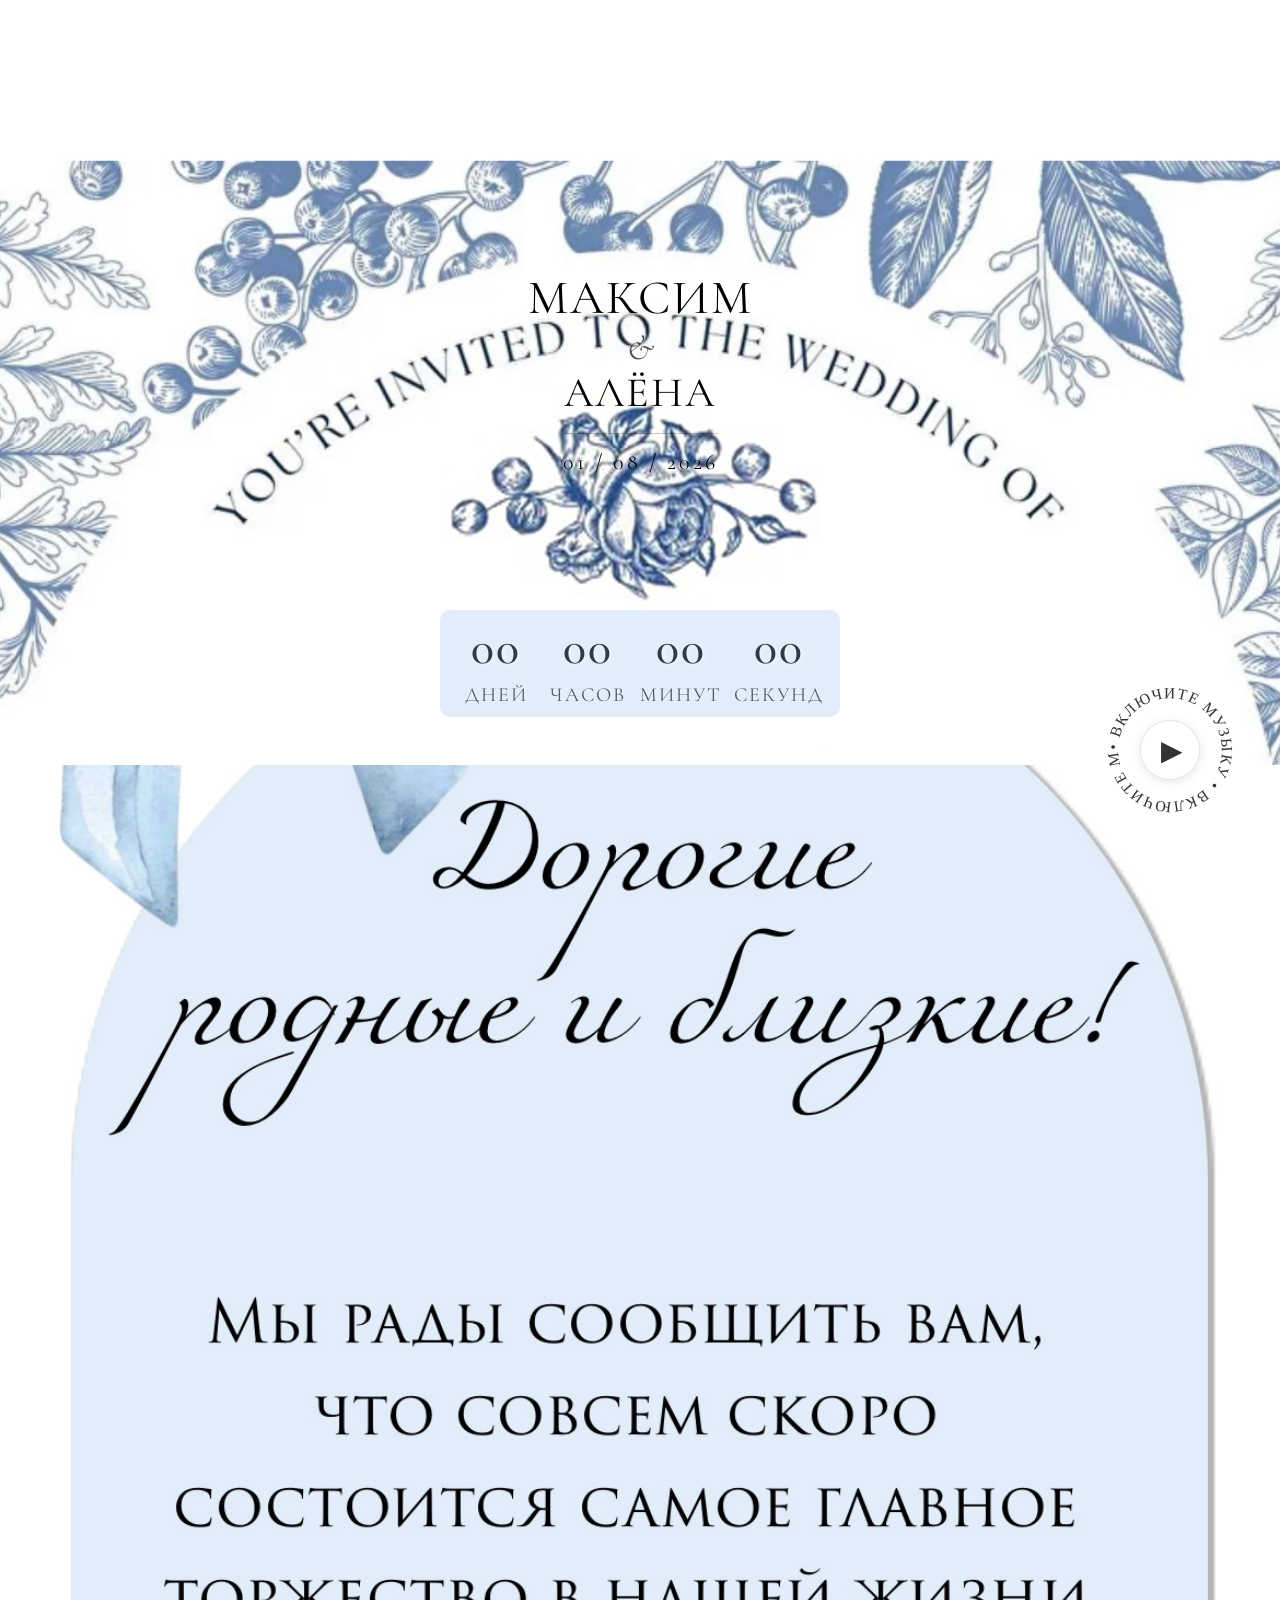
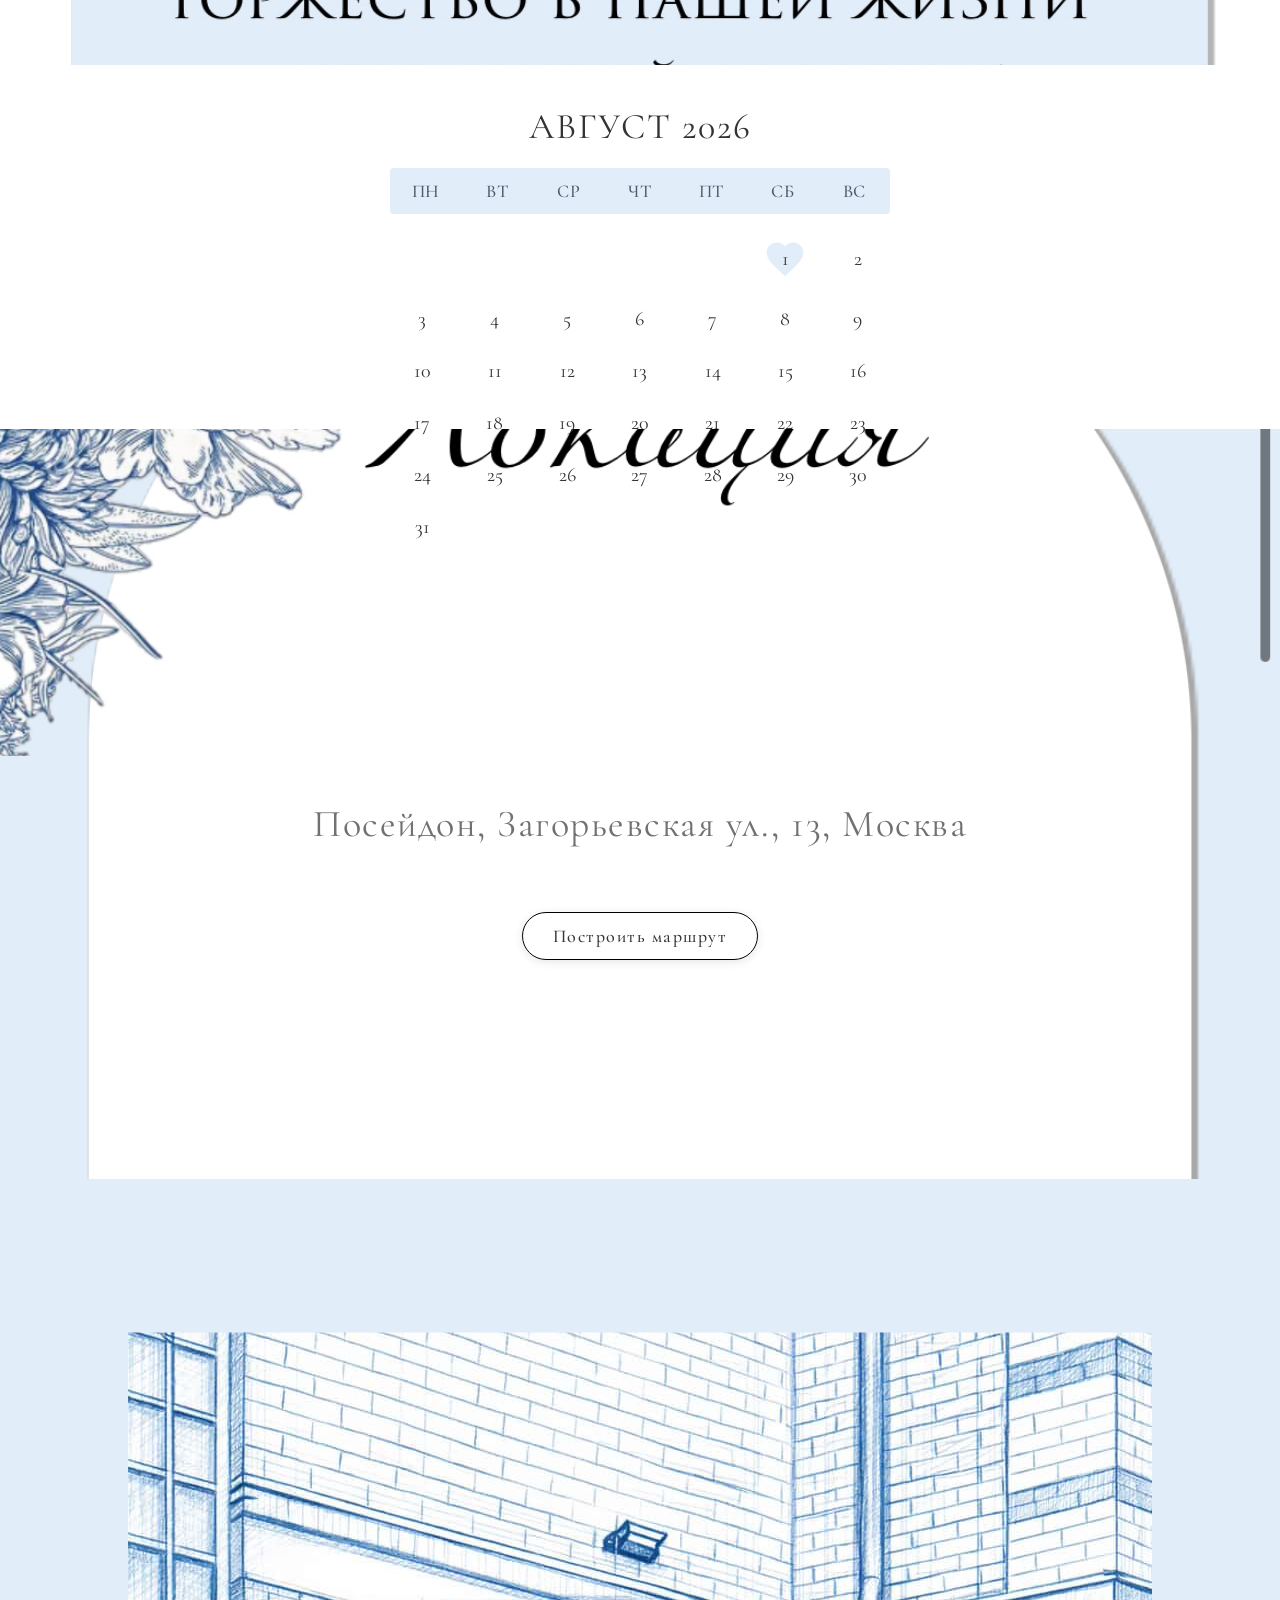
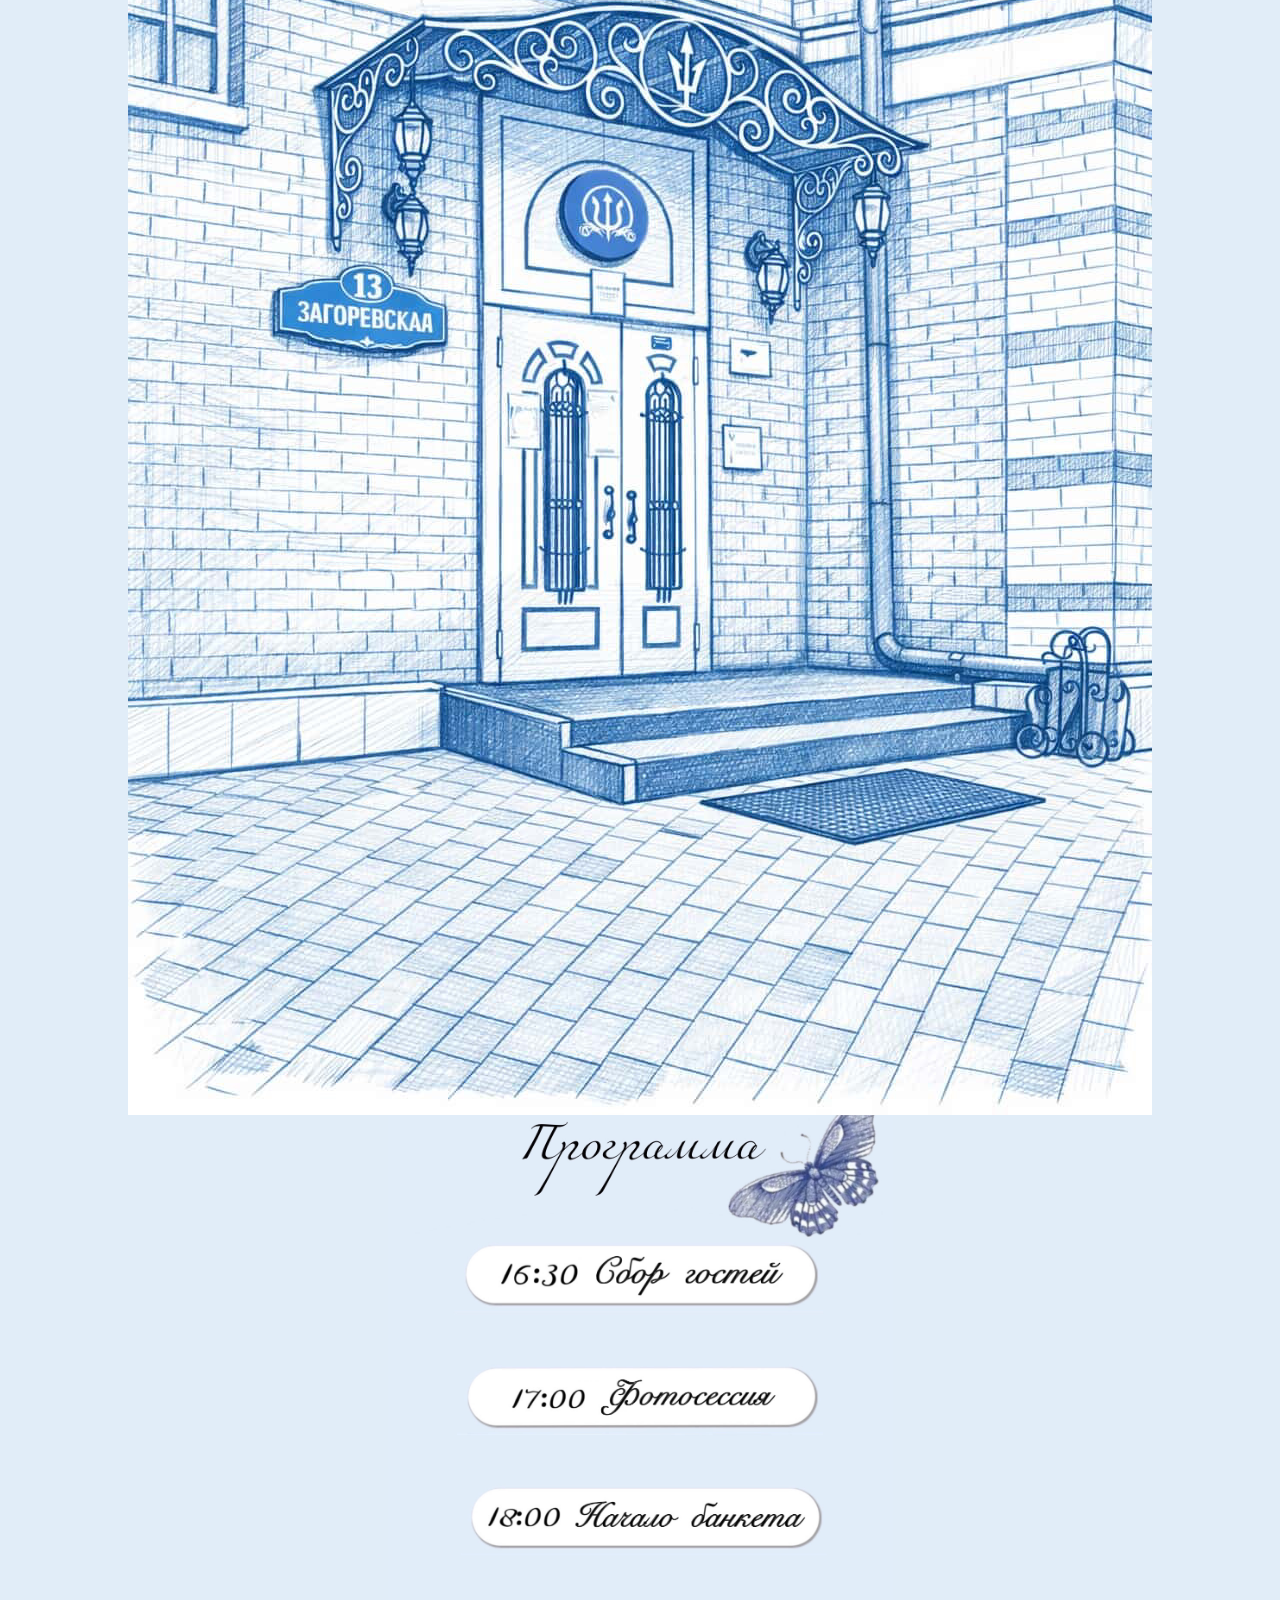
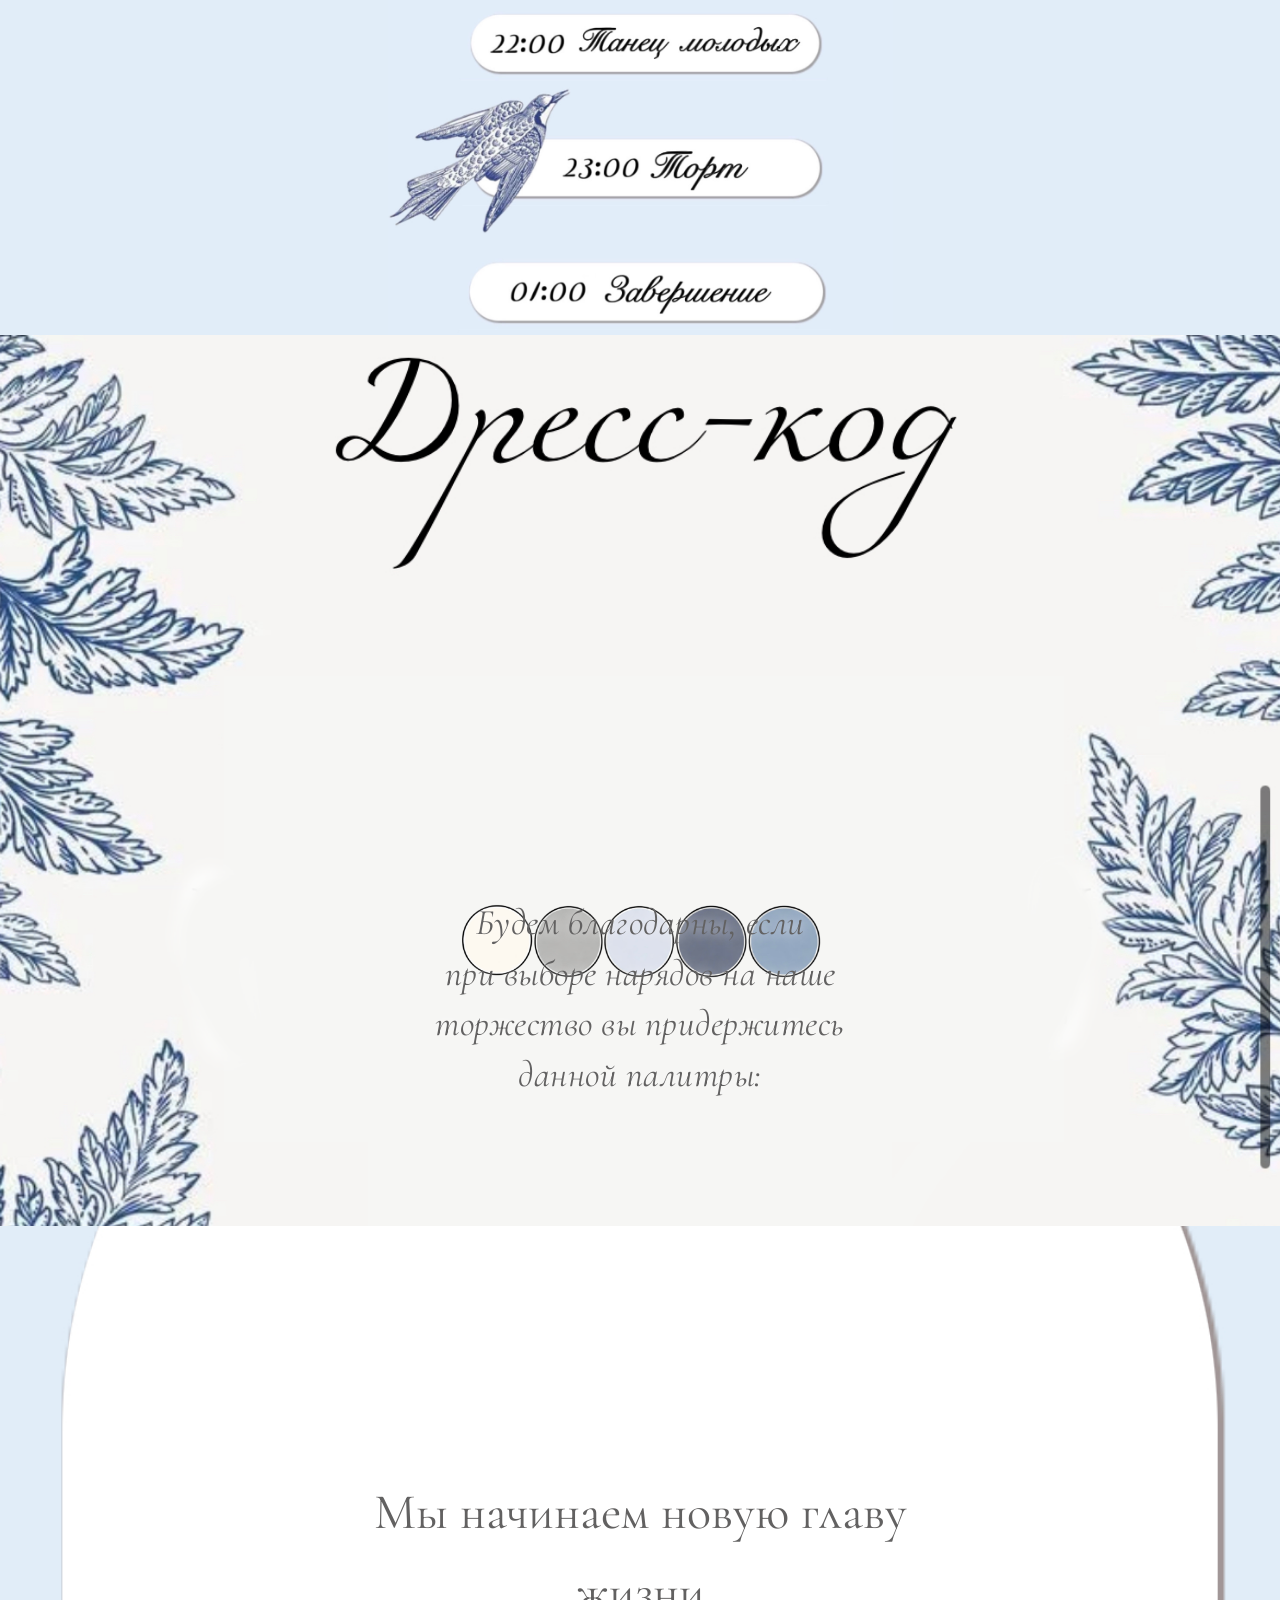
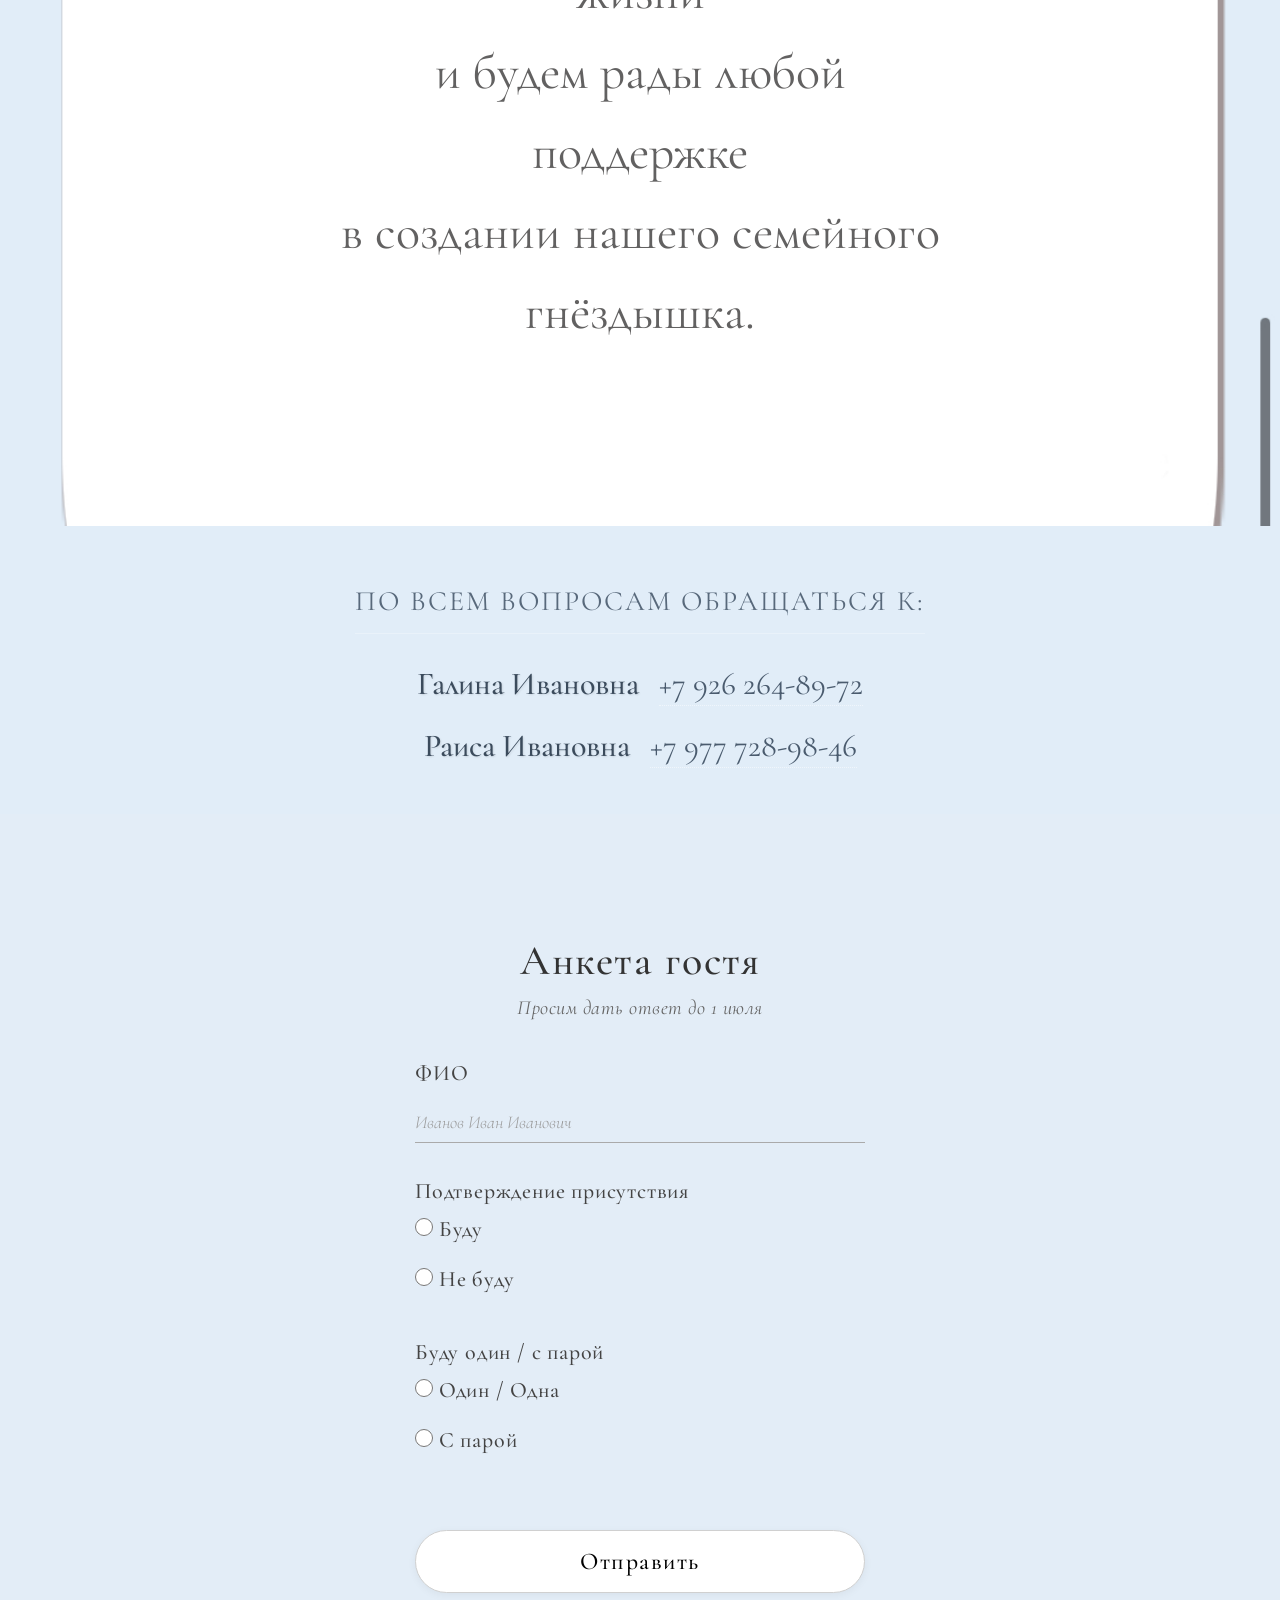
<file: index.html>
<!DOCTYPE html>
<html lang="ru">
<head>
    <meta name="viewport" content="width=device-width, initial-scale=1.0, maximum-scale=5.0, user-scalable=yes">
    <meta charset="UTF-8">
    <meta name="viewport" content="width=device-width, initial-scale=1.0, maximum-scale=1.0, user-scalable=yes">
    <title>Максим & Алёна</title>
    <link rel="stylesheet" href="style.css">

     <link rel="preconnect" href="https://fonts.googleapis.com">
    <link rel="preconnect" href="https://fonts.gstatic.com" crossorigin>
    <link href="https://fonts.googleapis.com/css2?family=Cormorant+Garamond:wght@300;400;500;600;700&display=swap" rel="stylesheet">
</head>
<body>
<!-- В hero секцию, после content -->
    <section class="hero">
        <div class="content">
            <h1>Максим</h1>
            <p class="ampersand">&</p>
            <h2>Алёна</h2>
            <p class="date">01 / 08 / 2026</p>
            <div class="timer-container">
            <div class="timer" id="timer">
                <div class="timer-item">
                    <span class="timer-number" id="days">00</span>
                    <span class="timer-label">дней</span>
                </div>
                <div class="timer-item">
                    <span class="timer-number" id="hours">00</span>
                    <span class="timer-label">часов</span>
                </div>
                <div class="timer-item">
                    <span class="timer-number" id="minutes">00</span>
                    <span class="timer-label">минут</span>
                </div>
                <div class="timer-item">
                    <span class="timer-number" id="seconds">00</span>
                    <span class="timer-label">секунд</span>
                </div>
            </div>
        </div>
        </div>

        
        
        <!-- Добавить это -->
        <div class="music-player">
            <div class="music-circle">
                <button id="playBtn" class="play-triangle" style="display: flex;">▶</button>
                <button id="pauseBtn" class="pause-button" style="display: none;">
					<span class="pause-bar"></span>
					<span class="pause-bar"></span>
				</button>
                <svg class="circle-text" viewBox="0 0 100 100">
                    <defs>
                        <path id="circle" d="M 50,50 m -37,0 a 37,37 0 1,1 74,0 a 37,37 0 1,1 -74,0"/>
                    </defs>
                    <text font-size="12">
                        <textPath href="#circle" fill="#333" font-family="Georgia" letter-spacing="1">
                            • Включите музыку • Включите музыку • Включите
                        </textPath>
                    </text>
                </svg>
            </div>
            <audio id="bgMusic" src="1.mp3" loop preload="auto"></audio>
        </div>

        
    </section>

    <section class="invitation">
        <div class="invitation-content">
        </div>
    </section>


    <!-- Секция с календарём -->
    <section class="calendar-section">
        <div class="calendar-container">
            <h3 class="calendar-month">август 2026</h3>
            
            <!-- Дни недели одной полосой -->
            <div class="weekdays-bar">
                <span>пн</span>
                <span>вт</span>
                <span>ср</span>
                <span>чт</span>
                <span>пт</span>
                <span>сб</span>
                <span>вс</span>
            </div>
            
            <div class="calendar-grid">
                <!-- Пустые ячейки перед 1 августа (суббота) -->
                <div class="day empty"></div> <!-- пн -->
                <div class="day empty"></div> <!-- вт -->
                <div class="day empty"></div> <!-- ср -->
                <div class="day empty"></div> <!-- чт -->
                <div class="day empty"></div> <!-- пт -->
                <div class="day wedding-day"><span class="heart-outline">1</span></div> <!-- сб -->
                <div class="day">2</div> <!-- вс -->
                
                <!-- Остальные дни августа -->
                <div class="day">3</div>  <!-- пн -->
                <div class="day">4</div>  <!-- вт -->
                <div class="day">5</div>  <!-- ср -->
                <div class="day">6</div>  <!-- чт -->
                <div class="day">7</div>  <!-- пт -->
                <div class="day">8</div>  <!-- сб -->
                <div class="day">9</div>  <!-- вс -->
                
                <div class="day">10</div> <!-- пн -->
                <div class="day">11</div> <!-- вт -->
                <div class="day">12</div> <!-- ср -->
                <div class="day">13</div> <!-- чт -->
                <div class="day">14</div> <!-- пт -->
                <div class="day">15</div> <!-- сб -->
                <div class="day">16</div> <!-- вс -->
                
                <div class="day">17</div> <!-- пн -->
                <div class="day">18</div> <!-- вт -->
                <div class="day">19</div> <!-- ср -->
                <div class="day">20</div> <!-- чт -->
                <div class="day">21</div> <!-- пт -->
                <div class="day">22</div> <!-- сб -->
                <div class="day">23</div> <!-- вс -->
                
                <div class="day">24</div> <!-- пн -->
                <div class="day">25</div> <!-- вт -->
                <div class="day">26</div> <!-- ср -->
                <div class="day">27</div> <!-- чт -->
                <div class="day">28</div> <!-- пт -->
                <div class="day">29</div> <!-- сб -->
                <div class="day">30</div> <!-- вс -->
                
                <div class="day">31</div> <!-- пн -->
                <div class="day empty"></div> <!-- вт -->
                <div class="day empty"></div> <!-- ср -->
                <div class="day empty"></div> <!-- чт -->
                <div class="day empty"></div> <!-- пт -->
                <div class="day empty"></div> <!-- сб -->
                <div class="day empty"></div> <!-- вс -->
            </div>
        </div>
    </section>

    <!-- Третья секция (адрес на фоне 3.png) -->
    <section class="address">
        <div class="address-content">
            <p class="venue">Посейдон, Загорьевская ул., 13, Москва</p>
			<a href="https://yandex.ru/maps/-/CPa5JKnx" target="_blank" class="route-button">
            Построить маршрут
        </a>
        </div>
    </section>

    <section class="location-section">
        <img src="loc.JPG" alt="Location photo" class="location-full-image">
    </section>

    <!-- Четвёртая секция (фото 4.png) -->
    <section class="photo-four"></section>

    <!-- Пятая секция (фото 5) -->
<!-- Пятая секция (фото 5) -->
    <section class="photo-five">
        <img src="dress.png" alt="dress" class="overlay-dress">
        
        <!-- Добавляем новый текст -->
        <div class="dress-message">
            Будем благодарны, если <br> при выборе нарядов
            на наше <br> торжество вы придержитесь <br> данной палитры:
        </div>
    </section>

    <!-- Шестая секция (фото 6) -->
    <section class="photo-six">
        <div class="gift-note">
            Мы начинаем новую главу жизни<br>
            и будем рады любой поддержке<br>
            в создании нашего семейного гнёздышка.<br>
        </div>
    </section>

    <!-- НОВАЯ СЕКЦИЯ С КОНТАКТАМИ -->
    <section class="contacts-section">
        <div class="contacts-container">
            <p class="contacts-title">По всем вопросам обращаться к:</p>
            <div class="contacts-wrapper">
                <div class="contact-item">
                    <span class="contact-name">Галина Ивановна</span>
                    <a href="tel:+79262648972" class="contact-phone">+7 926 264-89-72</a>
                </div>
                <div class="contact-item">
                    <span class="contact-name">Раиса Ивановна</span>
                    <a href="tel:+79777289846" class="contact-phone">+7 977 728-98-46</a>
                </div>
            </div>
        </div>

    </section>

    <!-- Секция анкеты гостя -->
    <!-- Секция анкеты гостя -->
    <section class="guest-form">
        <div class="form-container">
            <h3>Анкета гостя</h3>
            <p class="response-deadline">Просим дать ответ до 1 июля</p>
            
            <div class="form-group">
                <label>ФИО</label>
                <input type="text" placeholder="Иванов Иван Иванович" class="line-input">
            </div>
            
            <div class="form-group">
                <label>Подтверждение присутствия</label>
                <div class="vertical-group">
                    <label class="vertical-option">
                        <input type="radio" name="attendance" value="yes"> Буду
                    </label>
                    <label class="vertical-option">
                        <input type="radio" name="attendance" value="no"> Не буду
                    </label>
                </div>
            </div>
            
            <div class="form-group">
                <label>Буду один / с парой</label>
                <div class="vertical-group">
                    <label class="vertical-option">
                        <input type="radio" name="companion" value="alone"> Один / Одна
                    </label>
                    <label class="vertical-option">
                        <input type="radio" name="companion" value="couple"> С парой
                    </label>
                </div>
            </div>
            
            
            <button class="submit-btn">Отправить</button>
        </div>
    </section>


    <!-- Футер с таймером -->
    <!-- Футер с таймером -->
    <!-- <footer class="wedding-footer">
        <div class="timer-container">
            <div class="timer" id="timer">
                <div class="timer-item">
                    <span class="timer-number" id="days">00</span>
                    <span class="timer-label">дней</span>
                </div>
                <div class="timer-item">
                    <span class="timer-number" id="hours">00</span>
                    <span class="timer-label">часов</span>
                </div>
                <div class="timer-item">
                    <span class="timer-number" id="minutes">00</span>
                    <span class="timer-label">минут</span>
                </div>
                <div class="timer-item">
                    <span class="timer-number" id="seconds">00</span>
                    <span class="timer-label">секунд</span>
                </div>
            </div>
        </div>
    </footer> -->

    <script src="script.js"></script>
</body>
</html>
</file>
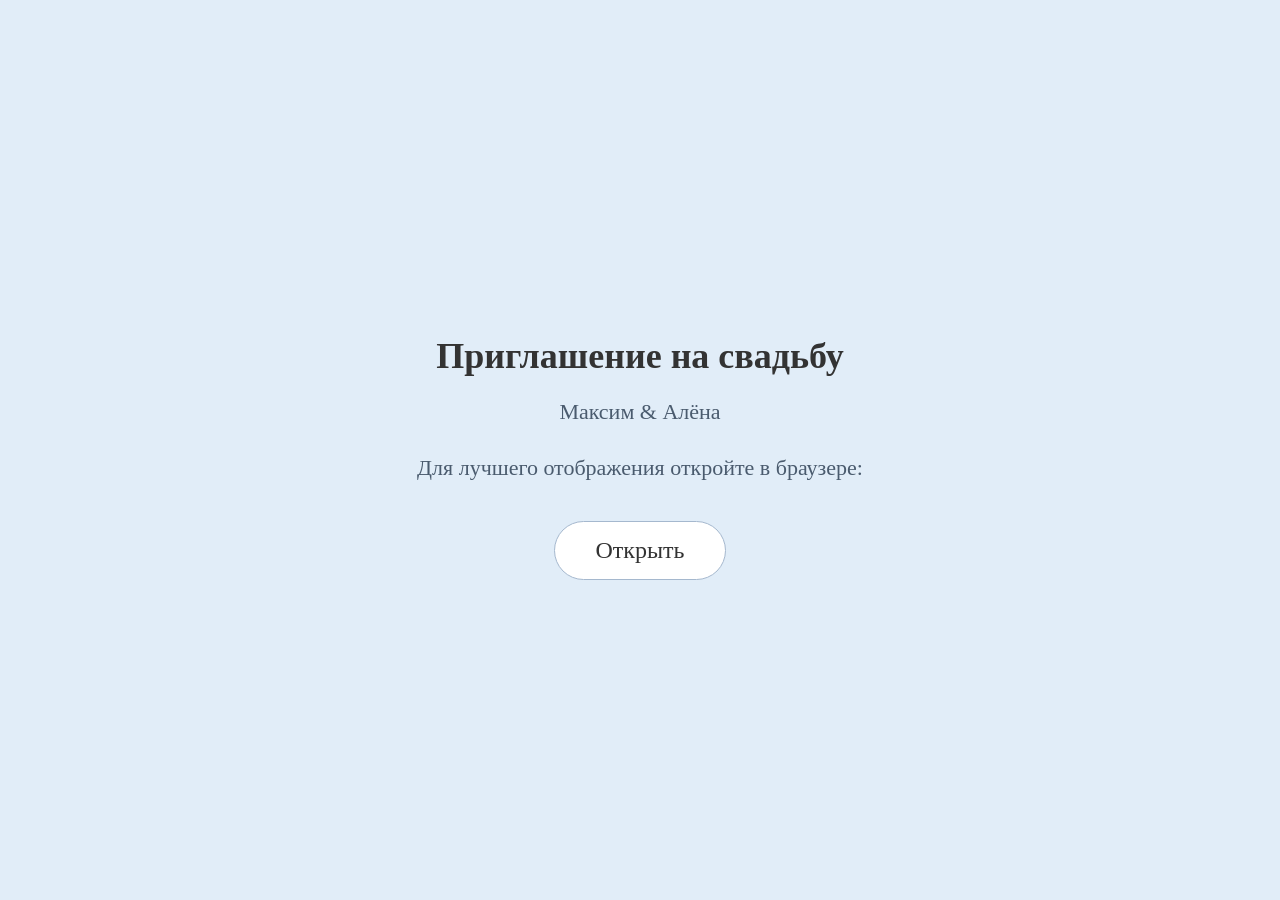
<file: redirect.html>
<!DOCTYPE html>
<html lang="ru">
<head>
    <meta charset="UTF-8">
    <meta name="viewport" content="width=device-width, initial-scale=1.0">
    <title>Открыть приглашение</title>
    <style>
        body {
            font-family: "Cormorant Garamond", Georgia, serif;
            background: #e1edf8;
            margin: 0;
            padding: 0;
            display: flex;
            align-items: center;
            justify-content: center;
            min-height: 100vh;
            text-align: center;
        }
        .container {
            max-width: 500px;
            padding: 40px 20px;
        }
        h1 {
            font-size: 36px;
            color: #333;
            margin-bottom: 20px;
        }
        p {
            font-size: 22px;
            color: #4a5b6e;
            margin-bottom: 30px;
        }
        .button {
            display: inline-block;
            padding: 15px 40px;
            background-color: white;
            border: 1px solid #a5b8ce;
            border-radius: 50px;
            font-size: 24px;
            color: #333;
            text-decoration: none;
            margin: 10px;
            transition: all 0.3s;
        }
        .button:hover {
            background-color: #a5b8ce;
            color: white;
        }
        .note {
            font-size: 18px;
            color: #666;
            margin-top: 40px;
            font-style: italic;
        }
    </style>
</head>
<body>
    <div class="container">
        <h1>Приглашение на свадьбу</h1>
        <p>Максим & Алёна</p>
        <p>Для лучшего отображения откройте в браузере:</p>
        
        <a href="#" id="openBrowser" class="button">Открыть</a>
        


    <script>
        // ТВОЙ РЕАЛЬНЫЙ САЙТ
        const SITE_URL = 'http://www.maximalena-family2026.ru';  // ← ЗДЕСЬ ВСТАВЬ СВОЮ ССЫЛКУ
        
        // Кнопка открытия
        document.getElementById('openBrowser').href = SITE_URL;
        document.getElementById('openBrowser').onclick = function(e) {
            e.preventDefault();
            window.open(SITE_URL, '_blank');  // Открывается в новом окне (в браузере)
        };
        
        // Ссылка для копирования
        document.getElementById('copyLink').textContent = SITE_URL;
        
        // Функция копирования
        function copyToClipboard() {
            navigator.clipboard.writeText(SITE_URL).then(() => {
                alert('Ссылка скопирована!');
            });
        }
        

    </script>
</body>
</html>
</file>
<file: style.css>
* {
    margin: 0;
    padding: 0;
    box-sizing: border-box;
}

body {
    font-family: "Georgia", "Times New Roman", "Playfair Display", serif;
    background-color: #ffffff;
    overflow-x: hidden;
    width: 100%;
}

/* ===== УБИРАЕМ ВСЕ ЗАВИСИМОСТИ ОТ vh ===== */
.hero {
    position: relative;
    width: 100vw;
    min-height: 100vh;  /* ЗАФИКСИРОВАНО */
    height: auto;
    background: url('112.png') no-repeat top 45px center;
    background-size: 108% auto;
    background-color: #ffffff;
    display: flex;
    align-items: flex-start;
    justify-content: center;
    text-align: center;
}

.content {
    padding: 30vh 20px 0 20px;  /* 30vh - процент от НАЧАЛЬНОЙ высоты */
    width: 100%;
}

h1 {
    font-size: 8vw;
    font-weight: 400;
    line-height: 1.2;
    letter-spacing: 2px;
    text-transform: uppercase;
    margin-bottom: 2px;
    font-family: "Cormorant Garamond", "Georgia", "Times New Roman", serif;
    text-shadow: 0 0 2px rgba(255,255,255,0.5);
}

.ampersand {
    font-size: 6vw;
    font-weight: 300;
    line-height: 1;
    margin: 2px 0;
    opacity: 0.7;
    font-family: "Cormorant Garamond", "Georgia", "Times New Roman", serif;
    font-style: italic;
}

h2 {
    font-size: 7vw;
    font-weight: 400;
    line-height: 1.2;
    letter-spacing: 2px;
    text-transform: uppercase;
    margin-bottom: 10px;
    font-family: "Cormorant Garamond", "Georgia", "Times New Roman", serif;
    text-shadow: 0 0 2px rgba(255,255,255,0.5);
}

.date {
    font-size: 5.8vw;
    font-weight: 350;
    letter-spacing: 3px;
    border-top: 1px solid rgba(0, 0, 0, 0.2);
    padding-top: 15px;
    display: inline-block;
    margin-top: 5px;
    font-family: "Cormorant Garamond", "Georgia", "Times New Roman", serif;
    text-transform: uppercase;
}

@media (min-width: 500px) {
    h1 { font-size: 48px; }
    .ampersand { font-size: 36px; }
    h2 { font-size: 42px; }
    .date { font-size: 22px; }
}

/* ===== ВТОРАЯ СЕКЦИЯ ===== */
.invitation {
    position: relative;
    width: 100vw;
    min-height: 100vh;  /* ЗАФИКСИРОВАНО */
    height: auto;
    background: url('3j.png') no-repeat center center;
    background-size: 100% auto;
    display: flex;
    align-items: center;
    justify-content: center;
    margin-top: -15vh;  /* Отрицательный margin для наложения */
    z-index: 2;
}

.invitation-content {
    max-width: 80%;
    padding: 20px;
    background-color: transparent;
    margin-top: 190px;
}
.invitation-text {
    font-family: "Georgia", "Times New Roman", serif;
    font-size: 5vw;
    line-height: 1.4;
    margin-bottom: 30px;
    font-weight: 400;
    color: #5c5a5a;
}

.invitation-date {
    font-family: "Cormorant Garamond", "Georgia", "Times New Roman", serif;
    font-size: 6vw;
    font-weight: 400;
    letter-spacing: 3px;
    padding-top: 150px;
    display: inline-block;
    text-transform: uppercase;
}

@media (min-width: 500px) {
    .invitation-text {
        font-size: 25px;
    }
    .invitation-date {
        font-size: 32px;
    }
}

/* ===== ТРЕТЬЯ СЕКЦИЯ (АДРЕС) ===== */
.address {
    width: 100vw;
    min-height: 100vh;
    height: auto;
    background: url('3.png') no-repeat center center;
    background-size: 100% auto;
    display: flex;
    align-items: center;
    justify-content: center;
    margin-top: -20vh;
    background-color: #e1edf8;
}

.address-content {
    max-width: 80%;
    padding: 20px;
    background-color: transparent;
    text-align: center;
}

.venue {
    font-family: "Cormorant Garamond", "Georgia", "Times New Roman", serif;
    font-size: 7vw;
    line-height: 1.4;
    font-weight: 400;
    letter-spacing: 1.5px;
    text-shadow: 0 0 8px rgba(255,255,255,0.5);
    color: #717171;
}

@media (min-width: 500px) {
    .venue {
        font-size: 38px;
    }
}

/* ===== ЧЕТВЁРТАЯ СЕКЦИЯ (ФОТО 4) ===== */
.photo-four {
    width: 100vw;
    min-height: 100vh;
    height: auto;
    background: url('4.JPEG') no-repeat center center;
    background-size: contain;
    background-color: #e1edf8;
    margin-top: -15vh;
}

/* ===== ПЯТАЯ СЕКЦИЯ (ФОТО 5) ===== */
.photo-five {
    position: relative;
    width: 100vw;
    min-height: 100vh;
    height: auto;
    background: url('5.png') no-repeat center center;
    background-size: 100% auto;
    background-color: #f6f6f4;
    margin-top: -5vh;
    overflow: hidden;
}

/* ===== ШЕСТАЯ СЕКЦИЯ (ФОТО 6) ===== */
.photo-six {
    position: relative;
    width: 100vw;
    min-height: 100vh;
    height: auto;
    background: url('6.png') no-repeat center center;
    background-size: 100% auto;
    background-color: #E1EDF8;
    margin-top: -1vh;
}

/* ===== СЕКЦИЯ АНКЕТЫ ГОСТЯ ===== */
.guest-form {
    width: 100vw;
    min-height: 100vh;
    background-color: #e3edf7;
    display: flex;
    align-items: center;
    justify-content: center;
    padding: 40px 20px;
    margin: 0;
    margin-top: -8vh;
}

.form-container {
    max-width: 500px;
    width: 100%;
    background-color: transparent;
    padding: 30px 25px;
    font-family: "Cormorant Garamond", "Georgia", "Times New Roman", serif;
}

.form-container h3 {
    font-family: "Cormorant Garamond", "Georgia", "Times New Roman", serif;
    font-size: 42px;
    text-align: center;
    margin-bottom: 10px;
    color: #333;
    font-weight: 500;
    letter-spacing: 1.5px;
}

.form-group {
    margin-bottom: 35px;
}

.form-group label {
    display: block;
    font-family: "Cormorant Garamond", "Georgia", "Times New Roman", serif;
    font-size: 22px;
    font-weight: 500;
    margin-bottom: 12px;
    color: #444;
    letter-spacing: 0.8px;
}

.line-input {
    width: 100%;
    padding: 12px 0 8px 0;
    font-size: 20px;
    border: none;
    border-bottom: 1px solid #aaa;
    background-color: transparent;
    font-family: "Cormorant Garamond", "Georgia", "Times New Roman", serif;
    outline: none;
    font-weight: 400;
    color: #333;
}

.line-input:focus {
    border-bottom-color: #000;
}

.line-input::placeholder {
    font-family: "Cormorant Garamond", "Georgia", "Times New Roman", serif;
    font-size: 18px;
    color: #999;
    font-style: italic;
    font-weight: 300;
}

.vertical-group {
    display: flex;
    flex-direction: column;
    gap: 12px;
}

.vertical-option {
    display: flex;
    align-items: center;
    gap: 12px;
    font-family: "Cormorant Garamond", "Georgia", "Times New Roman", serif;
    font-weight: 400;
    font-size: 20px;
    cursor: pointer;
    margin-bottom: 0;
    color: #333;
}

.vertical-option input {
    width: 18px;
    height: 18px;
    cursor: pointer;
    accent-color: #a5b8ce;
}

.submit-btn {
    width: 100%;
    padding: 16px;
    background-color: #ffffff;
    color: rgb(0, 0, 0);
    border: 1px solid #d0d0d0;
    border-radius: 50px;
    font-family: "Cormorant Garamond", "Georgia", "Times New Roman", serif;
    font-size: 24px;
    font-weight: 500;
    letter-spacing: 1.5px;
    cursor: pointer;
    margin-top: 30px;
    transition: all 0.3s ease;
    box-shadow: 0 2px 8px rgba(0, 0, 0, 0.05);
}

.submit-btn:hover {
    background-color: #f9f9f9;
    border-color: #a5b8ce;
    transform: translateY(-2px);
    box-shadow: 0 4px 12px rgba(165, 184, 206, 0.3);
}

.response-deadline {
    font-family: "Cormorant Garamond", "Georgia", "Times New Roman", serif;
    font-size: 20px;
    text-align: center;
    margin-top: 0;
    margin-bottom: 40px;
    color: #666;
    font-style: italic;
    letter-spacing: 0.5px;
    font-weight: 400;
}

input[type="radio"],
input[type="checkbox"] {
    accent-color: #e3edf7;
}

/* ===== ФУТЕР С ТАЙМЕРОМ ===== */
.wedding-footer {
    width: 100vw;
    background: url('2.JPG') no-repeat center center;
    background-size: 100% auto;
    display: flex;
    align-items: center;
    justify-content: center;
    margin: 0;
    padding: 0;
    position: relative;
    min-height: 50vh;
    margin-top: 0;
    background-color: #e1edf9;
}

.timer-container {
    position: relative;
    z-index: 2;
    text-align: center;
    color: #4a5b6e;
    padding: 10px;
    width: 100%;
    margin-top: 15vh; /* Фиксированный отступ */
    font-family: "Cormorant Garamond", "Georgia", "Times New Roman", serif;
    background-color: #e1edf9;
    border-radius: 10px;
    max-width: 400px;
    margin-left: auto;
    margin-right: auto;
}

.timer-title {
    font-family: "Cormorant Garamond", "Georgia", "Times New Roman", serif;
    font-size: 28px;
    margin-bottom: 30px;
    letter-spacing: 3px;
    font-weight: 400;
    text-transform: uppercase;
    color: #3b4b5c;
    text-shadow: 1px 1px 3px rgba(255, 255, 255, 0.5);
}

.timer {
    display: flex;
    justify-content: space-around;
    max-width: 600px;
    margin: 0 auto;
    gap: 0px;
    flex-wrap: wrap;
}

.timer-item {
    display: flex;
    flex-direction: column;
    align-items: center;
    min-width: 80px;
}

.timer-number {
    font-family: "Cormorant Garamond", "Georgia", "Times New Roman", serif;
    font-size: clamp(28px, 8vw, 48px);
    font-weight: 500;
    line-height: 1.2;
    color: #2c3a4a;
    letter-spacing: 2px;
    text-shadow: 2px 2px 4px rgba(255, 255, 255, 0.6);
}

.timer-label {
    font-family: "Cormorant Garamond", "Georgia", "Times New Roman", serif;
    font-size: clamp(14px, 3.5vw, 20px);
    text-transform: uppercase;
    letter-spacing: 2px;
    margin-top: 5px;
    font-weight: 400;
    color: #4a5b6e;
    text-shadow: 1px 1px 3px rgba(255, 255, 255, 0.5);
}

/* ===== ЭТОТ БЛОК НА СВОЕМ МЕСТЕ ===== */
.gift-note {
    position: absolute;
    top: 54%;
    left: 0;
    right: 0;
    transform: translateY(-50%);
    width: 90%;
    max-width: 650px;
    margin: 0 auto;
    text-align: center;
    font-family: "Cormorant Garamond", "Georgia", "Times New Roman", serif;
    font-size: clamp(24px, 6vw, 50px);
    line-height: 1.6;
    color: #626161;
    z-index: 3;
    padding: 40px 20px;
    font-weight: 400;
    text-shadow: 0px 0px 10px rgba(255,255,255,0.8);
}

.gift-note span {
    display: block;
    font-size: inherit;
    margin-top: 20px;
    font-style: italic;
    font-weight: 400;
}

/* ===== НАЛОЖЕНИЕ DRESS.png ПОВЕРХ ФОТО 5 ===== */
.overlay-dress {
    position: absolute;
    top: 67%;
    left: 50%;
    transform: translate(-50%, -50%);
    width: 75%;
    max-width: 400px;
    height: auto;
    z-index: 10;
    pointer-events: none;
}

/* ===== МУЗЫКАЛЬНЫЙ ПЛЕЕР ===== */
.music-player {
    position: absolute;
    bottom: 80px;  /* От низа hero, который НЕ МЕНЯЕТСЯ */
    right: 40px;
    z-index: 10;
}

.music-circle {
    position: relative;
    width: 140px;
    height: 140px;
    display: flex;
    align-items: center;
    justify-content: center;
    cursor: pointer;
}

.play-triangle {
    position: absolute;
    width: 60px;
    height: 60px;
    border-radius: 50%;
    background-color: rgba(255, 255, 255, 0.9);
    border: 1px solid rgba(0, 0, 0, 0.1);
    font-size: 28px;
    color: #333;
    cursor: pointer;
    display: flex;
    align-items: center;
    justify-content: center;
    z-index: 2;
    transition: all 0.3s ease;
    box-shadow: 0 2px 10px rgba(0, 0, 0, 0.1);
    padding-left: 3px;
}

.play-triangle:hover {
    transform: scale(1.05);
    background-color: #ffffff;
}

.circle-text {
    position: absolute;
    width: 100%;
    height: 100%;
    animation: rotate 10s linear infinite;
}

.circle-text text {
    text-transform: uppercase;
    font-size: 11px;
    font-weight: 400;
    letter-spacing: 2px;
}

@keyframes rotate {
    from {
        transform: rotate(0deg);
    }
    to {
        transform: rotate(360deg);
    }
}

.play-triangle.paused {
    background-color: rgba(255, 255, 255, 0.9);
}

@media (max-width: 500px) {
    .music-player {
        bottom: 200px;
        right: 150px;
    }
    .music-circle {
        width: 100px;
        height: 100px;
    }
    .play-triangle {
        width: 46px;
        height: 46px;
        font-size: 16px;
        color: #a5b8ce;
    }
    .circle-text text {
        font-size: 6px;
    }
}


.pause-button {
    position: absolute;
    width: 60px;
    height: 60px;
    border-radius: 50%;
    background-color: rgba(255, 255, 255, 0.9);
    border: 1px solid rgba(0, 0, 0, 0.1);
    cursor: pointer;
    display: flex;
    align-items: center;
    justify-content: center;
    gap: 8px;
    z-index: 2;
    top: 50%;
    left: 50%;
    transform: translate(-50%, -50%);
}

.pause-bar {
    width: 2px !important;
    height: 24px;
    background-color: #a5b8ce;
    display: inline-block;
    border-radius: 1px;
}

@media (max-width: 768px) {
    .music-player {
        bottom: 280px;  /* Те же значения, что у тебя были */
        right: 145px;
    }
    .music-circle {
        width: 100px !important;
        height: 100px !important;
    }
    .play-pause-btn, .play-triangle {
        width: 44px !important;
        height: 44px !important;
    }
    .pause-button {
        width: 44px !important;
        height: 44px !important;
        gap: 5px;
    }
    .pause-bar {
        width: 1.5px;
        height: 18px;
    }
}

@media (max-width: 400px) {
    .timer-number {
        font-size: 22px; /* ← МЕНЬШЕ */
    }
}

@media (max-width: 400px) {
    .music-player {
        bottom: 260px !important;
        right: 145px !important;
    }
}

.route-button {
    display: inline-block;
    margin-top: 60px;
    padding: 12px 30px;
    background-color: rgba(255, 255, 255, 0.9);
    border: 1px solid #000000;
    border-radius: 50px;
    font-family: "Cormorant Garamond", "Georgia", "Times New Roman", serif;
    font-size: 18px;
    font-weight: 500;
    color: #333;
    text-decoration: none;
    letter-spacing: 1.5px;
    transition: all 0.3s ease;
    box-shadow: 0 2px 10px rgba(0, 0, 0, 0.1);
    cursor: pointer;
}

.route-button:hover {
    background-color: #ffffff;
    border: 1px solid #000000;
    transform: translateY(-2px);
    box-shadow: 0 4px 15px rgba(0, 0, 0, 0.15);
}

@media (max-width: 500px) {
    .route-button {
        padding: 10px 25px;
        font-size: 16px;
        margin-top: 20px;
    }
}

.contacts-section {
    width: 100vw;
    min-height: 40vh;
    background-color: #E1EDF8;
    display: flex;
    align-items: center;
    justify-content: center;
    margin: 0;
    padding: 0 0 60px 0 !important;
    border: none;
    box-sizing: border-box;
}

.contacts-container {
    max-width: 800px;
    width: 100%;
    text-align: center;
    font-family: "Cormorant Garamond", "Georgia", "Times New Roman", serif;
    color: #4a5b6e;
    margin: 0;
    padding: 40px 20px;
    box-sizing: border-box;
}

.contacts-title {
    font-size: clamp(20px, 4vw, 28px);
    font-weight: 400;
    letter-spacing: 2px;
    margin-bottom: 30px;
    text-transform: uppercase;
    opacity: 0.9;
    border-bottom: 1px solid rgba(255, 255, 255, 0.3);
    padding-bottom: 15px;
    display: inline-block;
}

.contacts-wrapper {
    display: flex;
    flex-direction: column;
    gap: 20px;
    align-items: center;
}

.contact-item {
    display: flex;
    justify-content: center;
    align-items: baseline;
    gap: 20px;
    flex-wrap: wrap;
    font-size: clamp(22px, 5vw, 32px);
    text-align: center;
}

.contact-name {
    font-weight: 500;
    white-space: nowrap;
    text-shadow: 1px 1px 2px rgba(0, 0, 0, 0.1);
    color: #3b4b5c;
    text-align: center;
}

.contact-phone {
    font-weight: 400;
    color: #4a5b6e;
    text-decoration: none;
    border-bottom: 1px dotted rgba(255, 255, 255, 0.5);
    white-space: nowrap;
    transition: all 0.3s ease;
    padding-bottom: 2px;
    text-align: center;
}

.contact-phone:hover {
    border-bottom-color: #ffffff;
    transform: translateY(-1px);
}

@media (max-width: 600px) {
    .contacts-section {
        min-height: 35vh;
        padding: 0;
    }
    .contacts-title {
        font-size: 18px;
        margin-bottom: 25px;
    }
    .contact-item {
        font-size: clamp(18px, 4.5vw, 26px);
        flex-direction: column;
        gap: 5px;
    }
    .contact-name {
        white-space: normal;
    }
    .contact-phone {
        white-space: normal;
        font-size: 0.9em;
        border-bottom: 1px dotted rgba(255, 255, 255, 0.5);
        padding: 5px 0;
        display: inline-block;
    }
}

@media (max-width: 400px) {
    .gift-note {
        font-size: 20px;
    }
    .contacts-section {
        min-height: 30vh;
    }
}

/* ===== ТЕКСТ НАД ПАЛИТРОЙ (DRESS-CODE) ===== */
.dress-message {
    position: absolute;
    bottom: 15%;
    left: 0;
    right: 0;
    text-align: center;
    font-family: "Cormorant Garamond", "Georgia", "Times New Roman", serif;
    font-size: clamp(22px, 5vw, 36px);
    line-height: 1.4;
    color: #626161;
    font-weight: 400;
    letter-spacing: 0.5px;
    text-shadow: 0px 0px 12px rgba(255, 255, 255, 0.9);
    z-index: 20;
    padding: 0 20px;
    max-width: 900px;
    margin: 0 auto;
    width: 100%;
    font-style: italic;
}

@media (max-width: 600px) {
    .dress-message {
        bottom: 40%;  /* Проценты, а не пиксели */
    }
}

@media (max-width: 400px) {
    .dress-message {
        bottom: 42%;
        font-size: 21px;
    }
}

.location-section {
    width: 100vw;
    display: flex;
    align-items: center;
    justify-content: center;
    margin: 0;
    padding: 0;
    background-color: #e1edf8;
    line-height: 0;
    margin-top: -150px;
    margin-bottom: 100px;
}

.location-full-image {
    width: 80%;
    height: auto;
    clip-path: inset(10% 0 0 0);
    display: block;
}

* {
    -webkit-tap-highlight-color: transparent;
    -webkit-touch-callout: none;
    -webkit-user-select: none;
    -khtml-user-select: none;
    -moz-user-select: none;
    -ms-user-select: none;
    user-select: none;
}

button,
a,
input[type="button"],
input[type="submit"],
.route-button,
.submit-btn,
.play-triangle,
.pause-button,
.contact-phone {
    -webkit-tap-highlight-color: transparent !important;
    outline: none !important;
}

:focus {
    outline: none !important;
}

:focus-visible {
    outline: 1px solid #a5b8ce !important;
}

.calendar-section {
    width: 100vw;
    background-color: #ffffff;
    display: flex;
    align-items: center;
    justify-content: center;
    padding: 40px 20px 60px 20px;
    margin: 0;
    box-sizing: border-box;
    font-family: "Cormorant Garamond", "Georgia", "Times New Roman", serif;
}

.calendar-container {
    max-width: 500px;
    width: 100%;
    text-align: center;
}

.calendar-month {
    font-size: 36px;
    font-weight: 400;
    letter-spacing: 2px;
    text-transform: uppercase;
    margin-bottom: 20px;
    color: #333;
    font-family: "Cormorant Garamond", "Georgia", "Times New Roman", serif;
}

.weekdays-bar {
    background-color: #e1edf9;
    display: flex;
    justify-content: space-around;
    padding: 12px 0;
    margin-bottom: 15px;
    border-radius: 4px;
    font-family: "Cormorant Garamond", "Georgia", "Times New Roman", serif;
    font-size: 18px;
    font-weight: 500;
    text-transform: uppercase;
    color: #4a5b6e;
    letter-spacing: 0.5px;
}

.weekdays-bar span {
    flex: 1;
    text-align: center;
}

.calendar-grid {
    display: grid;
    grid-template-columns: repeat(7, 1fr);
    gap: 8px;
}

.day {
    font-family: "Cormorant Garamond", "Georgia", "Times New Roman", serif;
    font-size: 20px;
    padding: 10px 0;
    color: #333;
    font-weight: 400;
    background-color: transparent;
    display: flex;
    align-items: center;
    justify-content: center;
}

.day.empty {
    background-color: transparent;
}

.wedding-day {
    position: relative;
    display: flex;
    align-items: center;
    justify-content: center;
}

.heart-outline {
    position: relative;
    display: inline-block;
    width: 40px;
    height: 40px;
    line-height: 40px;
    text-align: center;
    color: #333;
    font-size: 20px;
    z-index: 1;
}

.heart-outline::before {
    content: "";
    position: absolute;
    top: 50%;
    left: 50%;
    transform: translate(-50%, -50%);
    width: 44px;
    height: 44px;
    background-color: #e1edf9;
    mask: url('data:image/svg+xml;utf8,<svg xmlns="http://www.w3.org/2000/svg" viewBox="0 0 24 24" fill="black"><path d="M12 21.35l-1.45-1.32C5.4 15.36 2 12.28 2 8.5 2 5.42 4.42 3 7.5 3c1.74 0 3.41.81 4.5 2.09C13.09 3.81 14.76 3 16.5 3 19.58 3 22 5.42 22 8.5c0 3.78-3.4 6.86-8.55 11.54L12 21.35z"/></svg>') no-repeat center;
    mask-size: contain;
    -webkit-mask: url('data:image/svg+xml;utf8,<svg xmlns="http://www.w3.org/2000/svg" viewBox="0 0 24 24" fill="black"><path d="M12 21.35l-1.45-1.32C5.4 15.36 2 12.28 2 8.5 2 5.42 4.42 3 7.5 3c1.74 0 3.41.81 4.5 2.09C13.09 3.81 14.76 3 16.5 3 19.58 3 22 5.42 22 8.5c0 3.78-3.4 6.86-8.55 11.54L12 21.35z"/></svg>') no-repeat center;
    -webkit-mask-size: contain;
    z-index: -1;
}

@media (max-width: 500px) {
    .calendar-section {
        padding: 15px 20px 260px 20px;
    }
    .calendar-month {
        font-size: 28px;
    }
    .weekdays-bar {
        font-size: 14px;
        padding: 10px 0;
    }
    .day {
        font-size: 16px;
        padding: 8px 0;
    }
    .heart-outline {
        width: 32px;
        height: 32px;
        line-height: 32px;
    }
    .heart-outline::before {
        font-size: 36px;
    }
}

.form-notification {
    display: none;
    position: fixed;
    top: 50%;
    left: 50%;
    transform: translate(-50%, -50%);
    padding: 20px 40px;
    border-radius: 50px;
    font-family: "Cormorant Garamond", "Georgia", "Times New Roman", serif;
    font-size: 24px;
    font-weight: 500;
    text-align: center;
    z-index: 1000;
    box-shadow: 0 10px 30px rgba(0, 0, 0, 0.2);
    animation: slideIn 0.3s ease;
    white-space: nowrap;
    letter-spacing: 1px;
    border: 1px solid rgba(255, 255, 255, 0.3);
    backdrop-filter: blur(5px);
}

.form-notification.success {
    background-color: rgba(165, 184, 206, 0.95);
    color: white;
    border: 1px solid rgba(255, 255, 255, 0.5);
}

.form-notification.error {
    background-color: rgba(220, 120, 120, 0.95);
    color: white;
}

@keyframes slideIn {
    from {
        opacity: 0;
        transform: translate(-50%, -30%);
    }
    to {
        opacity: 1;
        transform: translate(-50%, -50%);
    }
}

@media (max-width: 600px) {
    .form-notification {
        font-size: 18px;
        padding: 15px 30px;
        white-space: normal;
        width: 80%;
        max-width: 300px;
    }
}

.submit-btn:disabled {
    background-color: #cccccc;
    cursor: not-allowed;
    transform: none !important;
    box-shadow: none !important;
}

.submit-btn:disabled:hover {
    transform: none;
    box-shadow: none;
}

@keyframes pulse {
    0% {
        opacity: 0.7;
    }
    50% {
        opacity: 1;
    }
    100% {
        opacity: 0.7;
    }
}

.submit-btn:disabled {
    animation: pulse 1.5s infinite;
}


/* СТИЛИ ДЛЯ TELEGRAM */
.telegram-view {
    /* Фиксим высоту */
    --telegram-fix: 1px;
}

.telegram-view .hero,
.telegram-view .invitation,
.telegram-view .address,
.telegram-view .photo-four,
.telegram-view .photo-five,
.telegram-view .photo-six {
    min-height: 100vh;  /* вместо 100dvh */
    height: auto;
}

.telegram-view .music-player {
    bottom: 80px;  /* фиксированные отступы */
    right: 40px;
}

@media (max-width: 768px) {
    .telegram-view .music-player {
        bottom: 280px !important;
        right: 145px !important;
    }
}

.telegram-view .dress-message {
    bottom: 15%;  /* проценты работают */
}

@media (max-width: 600px) {
    .telegram-view .dress-message {
        bottom: 40%;
    }
}

.telegram-view .gift-note {
    position: absolute;
    top: 50%;
    transform: translateY(-50%);
}


.telegram-view .timer-number {
    font-size: 28px;
}

.telegram-view .timer-label {
    font-size: 12px;
}

/* FIX для мобильных в Telegram */
@media (max-width: 768px) {
    .telegram-view .hero {
        min-height: 100vh; /* жестко */
        background-position: top 45px center;
    }
    
    .telegram-view .content {
        padding: 25vh 20px 0 20px;
    }
    
    .telegram-view .dress-message {
        font-size: 20px;
        bottom: 38%;
    }
}


/* Для маленьких телефонов */
@media (max-width: 400px) {
    h1 { font-size: 30px; }
    .ampersand { font-size: 32px; }
    h2 { font-size: 30px; }
    .date { font-size: 22px; }
    .content { padding-top: 240px; }
}

/* Для средних */
@media (min-width: 401px) and (max-width: 600px) {
    h1 { font-size: 30px; }
    .ampersand { font-size: 36px; }
    h2 { font-size: 30px; }
    .date { font-size: 24px; }
    .content { padding-top: 260px; }
}
</file>
